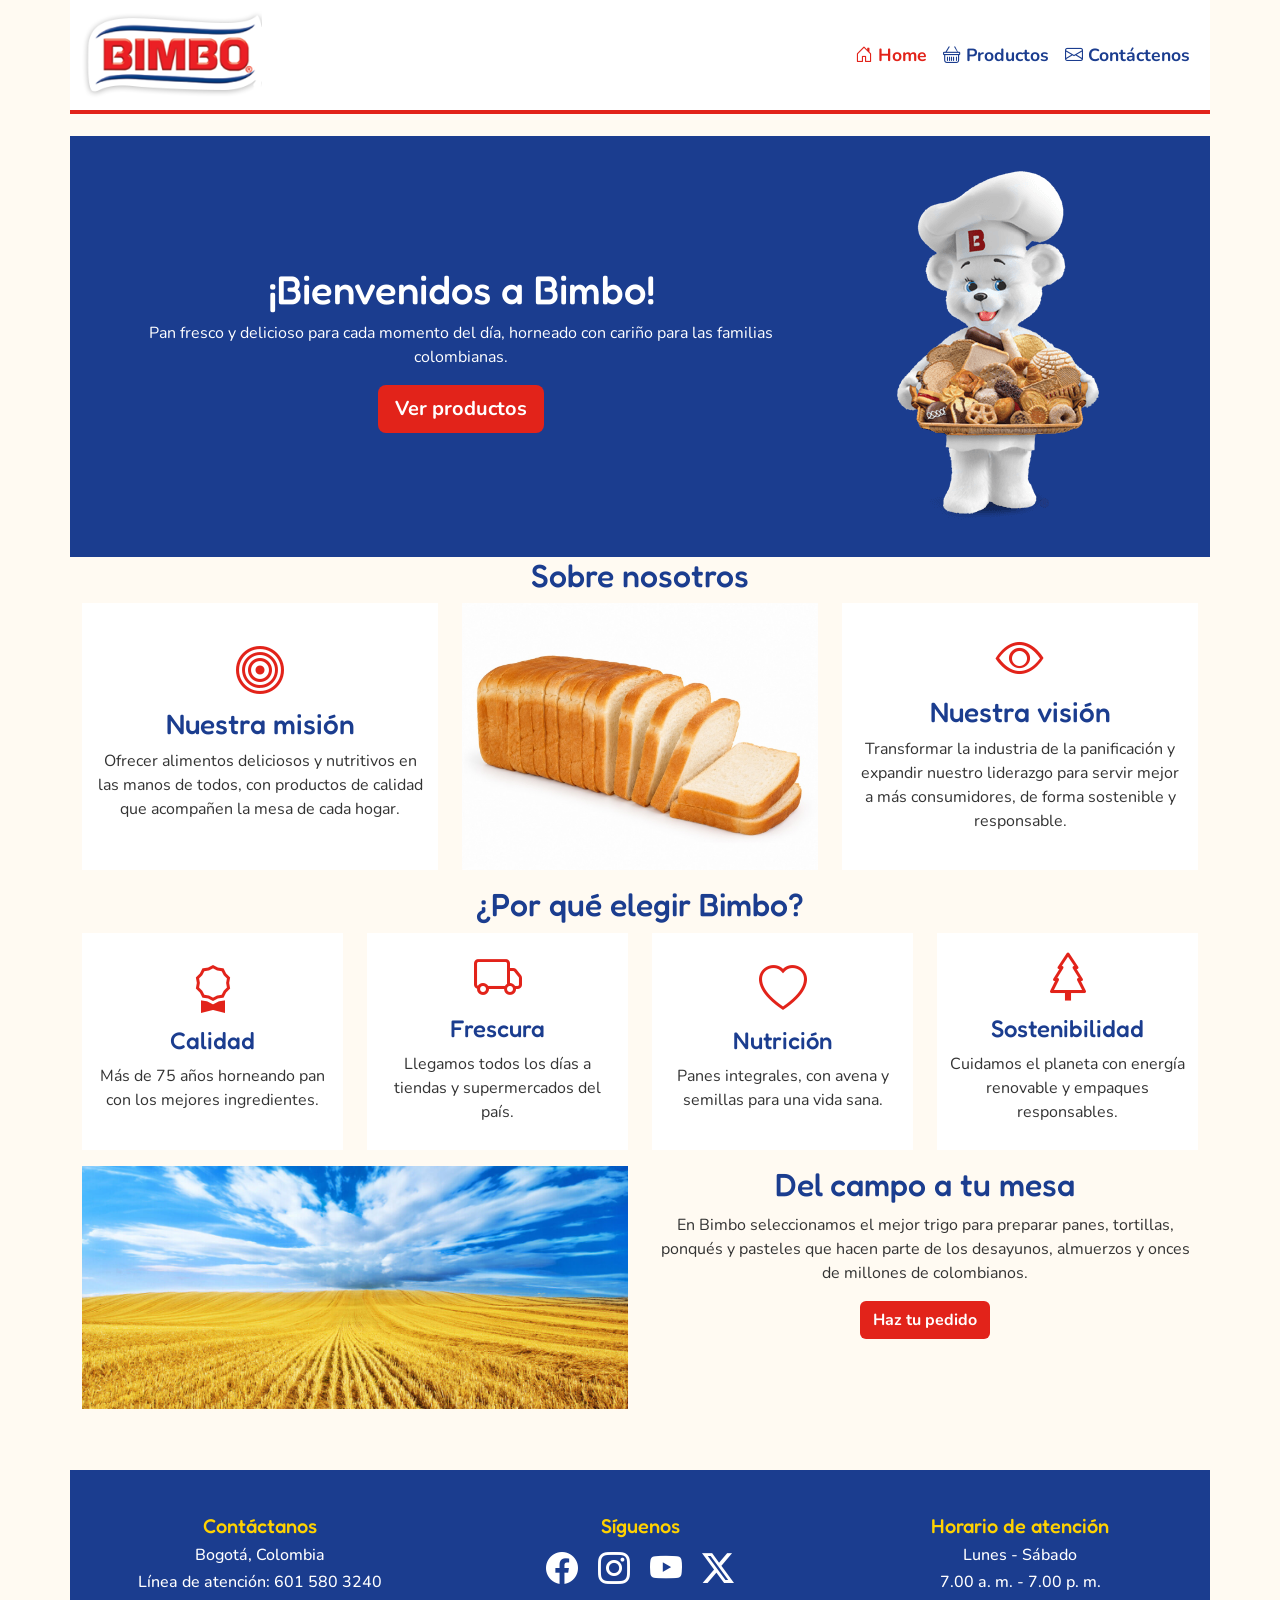
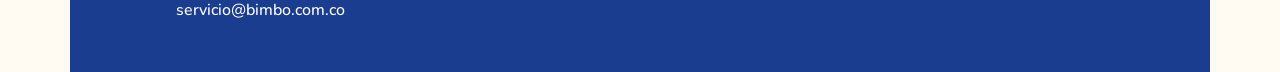
<file: index.html>
<!DOCTYPE html>
<html lang="es">
<head>
	<meta charset="utf-8">
	<meta name="viewport" content="width=device-width, initial-scale=1">
	<link rel="stylesheet" type="text/css" href="css/bootstrap.min.css">
	<link rel="stylesheet" type="text/css" href="css/estilos.css">
	<link href="https://fonts.googleapis.com/css2?family=Fredoka:wght@400..700&family=Nunito:wght@400;700&display=swap" rel="stylesheet">
	<link rel="stylesheet" href="https://cdn.jsdelivr.net/npm/bootstrap-icons@1.13.1/font/bootstrap-icons.min.css">
	<title>Bimbo | Home</title>
</head>
<body class="container">
	<header class="row">
		<a href="index.html" class="col-12 col-sm-12 col-md-12 col-lg-4 col-xl-4 text-center text-lg-start">
			<img src="img/logo.png" alt="Logo de Bimbo" class="logo">
		</a>

		<nav class="navbar navbar-expand-lg navbar-light col-12 col-sm-12 col-md-12 col-lg-8 col-xl-8">
		  <div class="container-fluid">

		    <button class="navbar-toggler" type="button" data-bs-toggle="collapse" data-bs-target="#navbarNav" aria-controls="navbarNav" aria-expanded="false" aria-label="Toggle navigation">
		      <span class="navbar-toggler-icon"></span>
		    </button>
		    <div class="collapse navbar-collapse" id="navbarNav">
		      <ul class="navbar-nav ms-auto">
		        <li class="nav-item">
		          <a class="nav-link actual" aria-current="page" href="index.html"><i class="bi bi-house-door"></i> Home</a>
		        </li>
		        <li class="nav-item">
		          <a class="nav-link" href="productos.html"><i class="bi bi-basket"></i> Productos</a>
		        </li>
		        <li class="nav-item">
		          <a class="nav-link" href="contacto.html"><i class="bi bi-envelope"></i> Contáctenos</a>
		        </li>
		      </ul>
		    </div>
		  </div>
		</nav>
	</header>

	<main>
		<section class="row banner">
			<article class="col-12 col-sm-12 col-md-12 col-lg-8 col-xl-8">
				<h1>¡Bienvenidos a Bimbo!</h1>
				<p>Pan fresco y delicioso para cada momento del día, horneado con cariño para las familias colombianas.</p>
				<p><a href="productos.html" class="btn btn-bimbo btn-lg">Ver productos</a></p>
			</article>
			<article class="col-12 col-sm-12 col-md-12 col-lg-4 col-xl-4 text-center">
				<img src="img/osito.png" alt="Osito Bimbo con una canasta de pan" class="img-fluid">
			</article>
		</section>

		<section class="row parr">
			<h2>Sobre nosotros</h2>
			<article class="col-12 col-sm-12 col-md-12 col-lg-4 col-xl-4">
				<div class="caja">
					<i class="bi bi-bullseye"></i>
					<h3 class="typ">Nuestra misión</h3>
					<p>Ofrecer alimentos deliciosos y nutritivos en las manos de todos, con productos de calidad que acompañen la mesa de cada hogar.</p>
				</div>
			</article>
			<article class="col-12 col-sm-12 col-md-12 col-lg-4 col-xl-4">
				<img src="img/pan-tajado.jpg" alt="Pan tajado Bimbo" class="foto">
			</article>
			<article class="col-12 col-sm-12 col-md-12 col-lg-4 col-xl-4">
				<div class="caja">
					<i class="bi bi-eye"></i>
					<h3 class="typ">Nuestra visión</h3>
					<p>Transformar la industria de la panificación y expandir nuestro liderazgo para servir mejor a más consumidores, de forma sostenible y responsable.</p>
				</div>
			</article>
		</section>

		<section class="row parr">
			<h2>¿Por qué elegir Bimbo?</h2>
			<article class="col-12 col-sm-12 col-md-12 col-lg-3 col-xl-3">
				<div class="caja">
					<i class="bi bi-award"></i>
					<h4>Calidad</h4>
					<p>Más de 75 años horneando pan con los mejores ingredientes.</p>
				</div>
			</article>
			<article class="col-12 col-sm-12 col-md-12 col-lg-3 col-xl-3">
				<div class="caja">
					<i class="bi bi-truck"></i>
					<h4>Frescura</h4>
					<p>Llegamos todos los días a tiendas y supermercados del país.</p>
				</div>
			</article>
			<article class="col-12 col-sm-12 col-md-12 col-lg-3 col-xl-3">
				<div class="caja">
					<i class="bi bi-heart"></i>
					<h4>Nutrición</h4>
					<p>Panes integrales, con avena y semillas para una vida sana.</p>
				</div>
			</article>
			<article class="col-12 col-sm-12 col-md-12 col-lg-3 col-xl-3">
				<div class="caja">
					<i class="bi bi-tree"></i>
					<h4>Sostenibilidad</h4>
					<p>Cuidamos el planeta con energía renovable y empaques responsables.</p>
				</div>
			</article>
		</section>

		<section class="row parr">
			<article class="col-12 col-sm-12 col-md-12 col-lg-6 col-xl-6">
				<img src="img/trigo.jpg" alt="Campo de trigo" class="foto">
			</article>
			<article class="col-12 col-sm-12 col-md-12 col-lg-6 col-xl-6">
				<h2>Del campo a tu mesa</h2>
				<p>En Bimbo seleccionamos el mejor trigo para preparar panes, tortillas, ponqués y pasteles que hacen parte de los desayunos, almuerzos y onces de millones de colombianos.</p>
				<a href="contacto.html" class="btn btn-bimbo">Haz tu pedido</a>
			</article>
		</section>
	</main>

	<footer class="row">
		<div class="col-12 col-sm-12 col-md-12 col-lg-4 col-xl-4">
			<h5>Contáctanos</h5>
			<h6>Bogotá, Colombia</h6>
			<h6>Línea de atención: 601 580 3240</h6>
			<h6>servicio@bimbo.com.co</h6>
		</div>
		<div class="col-12 col-sm-12 col-md-12 col-lg-4 col-xl-4">
			<h5>Síguenos</h5>
			<a href="https://www.facebook.com/"><i class="bi bi-facebook"></i></a>
			<a href="https://www.instagram.com/"><i class="bi bi-instagram"></i></a>
			<a href="https://www.youtube.com/"><i class="bi bi-youtube"></i></a>
			<a href="https://www.x.com/"><i class="bi bi-twitter-x"></i></a>
		</div>
		<div class="col-12 col-sm-12 col-md-12 col-lg-4 col-xl-4">
			<h5>Horario de atención</h5>
			<h6>Lunes - Sábado</h6>
			<h6>7.00 a. m. - 7.00 p. m.</h6>
		</div>
	</footer>


	<script src="js/bootstrap.min.js"></script>
</body>
</html>
</file>
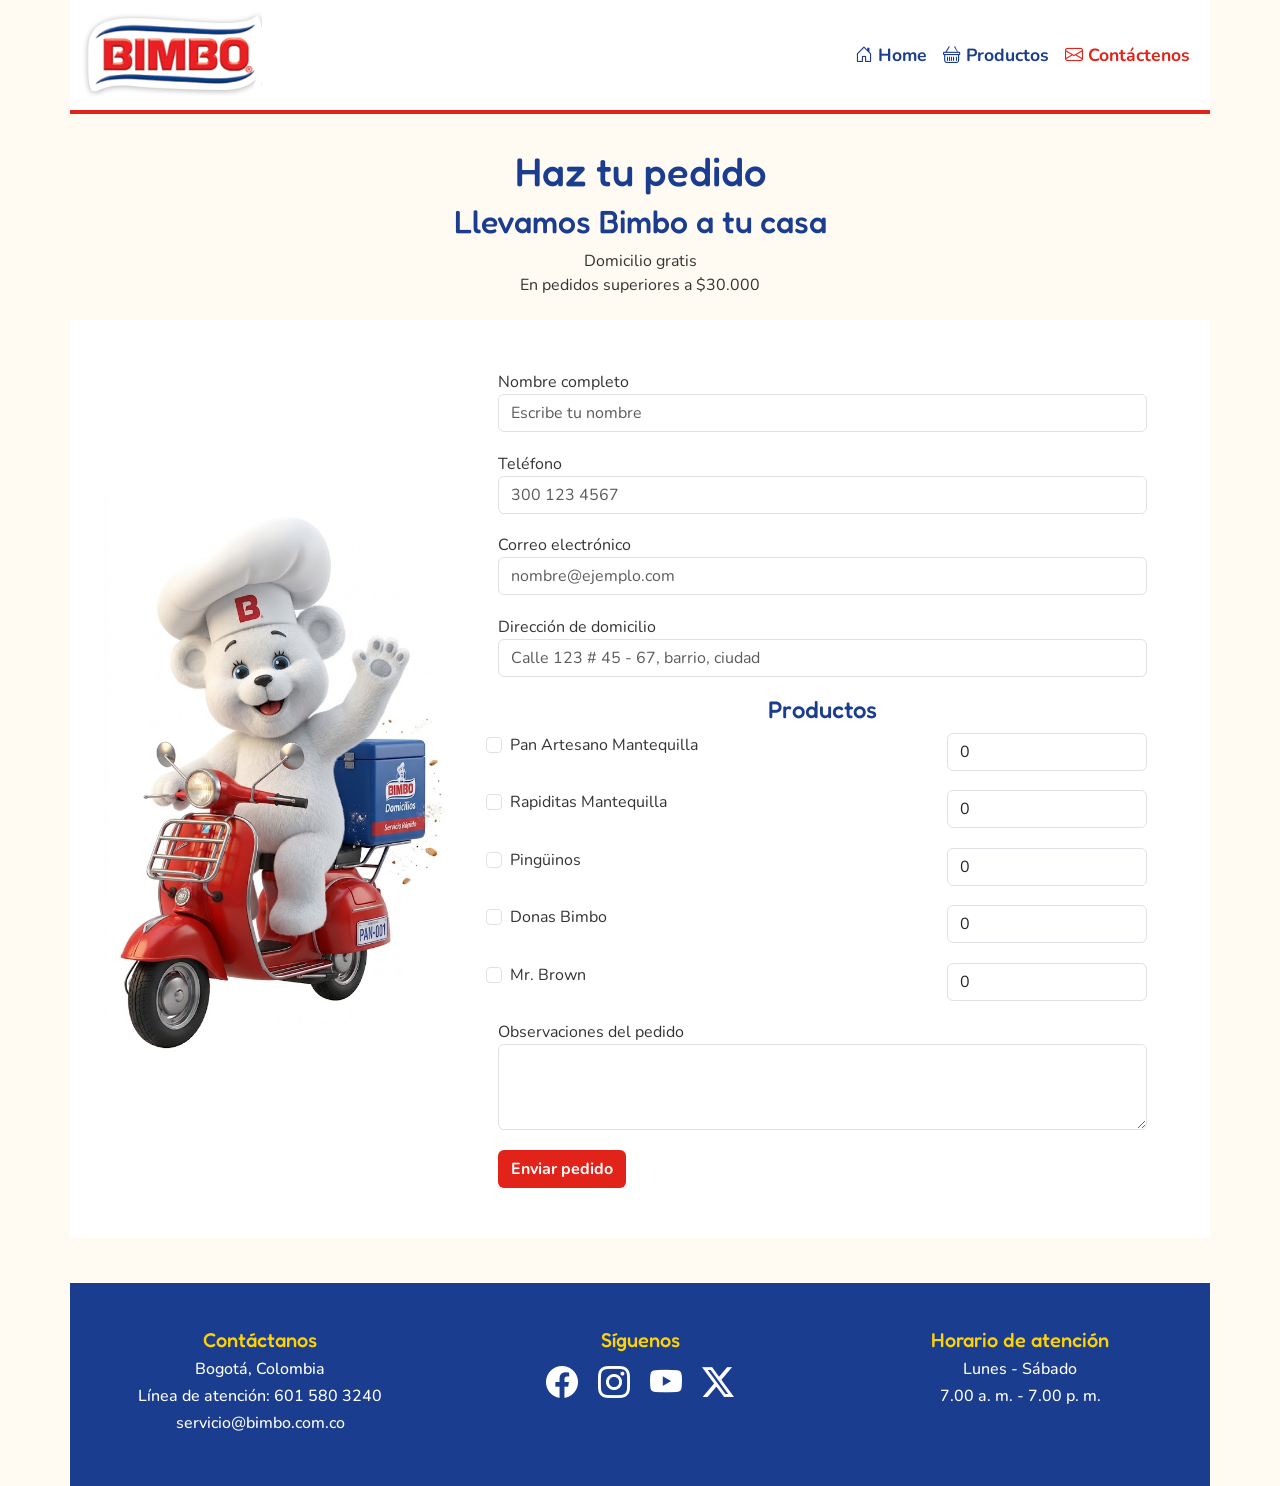
<file: contacto.html>
<!DOCTYPE html>
<html lang="es">
<head>
	<meta charset="utf-8">
	<meta name="viewport" content="width=device-width, initial-scale=1">
	<link rel="stylesheet" type="text/css" href="css/bootstrap.min.css">
	<link rel="stylesheet" type="text/css" href="css/estilos.css">
	<link href="https://fonts.googleapis.com/css2?family=Fredoka:wght@400..700&family=Nunito:wght@400;700&display=swap" rel="stylesheet">
	<link rel="stylesheet" href="https://cdn.jsdelivr.net/npm/bootstrap-icons@1.13.1/font/bootstrap-icons.min.css">
	<title>Bimbo | Contáctenos</title>
</head>
<body class="container">
	<header class="row">
		<a href="index.html" class="col-12 col-sm-12 col-md-12 col-lg-4 col-xl-4 text-center text-lg-start">
			<img src="img/logo.png" alt="Logo de Bimbo" class="logo">
		</a>

		<nav class="navbar navbar-expand-lg navbar-light col-12 col-sm-12 col-md-12 col-lg-8 col-xl-8">
		  <div class="container-fluid">

		    <button class="navbar-toggler" type="button" data-bs-toggle="collapse" data-bs-target="#navbarNav" aria-controls="navbarNav" aria-expanded="false" aria-label="Toggle navigation">
		      <span class="navbar-toggler-icon"></span>
		    </button>
		    <div class="collapse navbar-collapse" id="navbarNav">
		      <ul class="navbar-nav ms-auto">
		        <li class="nav-item">
		          <a class="nav-link" href="index.html"><i class="bi bi-house-door"></i> Home</a>
		        </li>
		        <li class="nav-item">
		          <a class="nav-link" href="productos.html"><i class="bi bi-basket"></i> Productos</a>
		        </li>
		        <li class="nav-item">
		          <a class="nav-link actual" aria-current="page" href="contacto.html"><i class="bi bi-envelope"></i> Contáctenos</a>
		        </li>
		      </ul>
		    </div>
		  </div>
		</nav>
	</header>

	<main>
		<h1>Haz tu pedido</h1>
		<h2>Llevamos Bimbo a tu casa</h2>
		<p class="parr">Domicilio gratis
		<br>
		En pedidos superiores a $30.000
		</p>
		<section class="row pro">
			<article class="col-12 col-sm-12 col-md-12 col-lg-4 col-xl-4">
				<img src="img/osito-moto.jpg" alt="Osito Bimbo repartiendo domicilios en moto" class="img-pedido">
			</article>
			<article class="col-12 col-sm-12 col-md-12 col-lg-8 col-xl-8">
				<form class="for">
				  <div class="form-group">
				    <label for="nombre">Nombre completo</label>
				    <input type="text" class="form-control" id="nombre" placeholder="Escribe tu nombre">
				  </div>
				  <div class="form-group">
				    <label for="telefono">Teléfono</label>
				    <input type="tel" class="form-control" id="telefono" placeholder="300 123 4567">
				  </div>
				  <div class="form-group">
				    <label for="correo">Correo electrónico</label>
				    <input type="email" class="form-control" id="correo" placeholder="nombre@ejemplo.com">
				  </div>
				  <div class="form-group">
				    <label for="direccion">Dirección de domicilio</label>
				    <input type="text" class="form-control" id="direccion" placeholder="Calle 123 # 45 - 67, barrio, ciudad">
				  </div>

				  <h4>Productos</h4>
				  <div class="form-group row">
				    <div class="col-8 form-check">
				      <input type="checkbox" class="form-check-input" id="producto1">
				      <label class="form-check-label" for="producto1">Pan Artesano Mantequilla</label>
				    </div>
				    <div class="col-4">
				      <input type="number" class="form-control" id="cantidad1" min="0" value="0" aria-label="Cantidad de Pan Artesano Mantequilla">
				    </div>
				  </div>
				  <div class="form-group row">
				    <div class="col-8 form-check">
				      <input type="checkbox" class="form-check-input" id="producto2">
				      <label class="form-check-label" for="producto2">Rapiditas Mantequilla</label>
				    </div>
				    <div class="col-4">
				      <input type="number" class="form-control" id="cantidad2" min="0" value="0" aria-label="Cantidad de Rapiditas Mantequilla">
				    </div>
				  </div>
				  <div class="form-group row">
				    <div class="col-8 form-check">
				      <input type="checkbox" class="form-check-input" id="producto3">
				      <label class="form-check-label" for="producto3">Pingüinos</label>
				    </div>
				    <div class="col-4">
				      <input type="number" class="form-control" id="cantidad3" min="0" value="0" aria-label="Cantidad de Pingüinos">
				    </div>
				  </div>
				  <div class="form-group row">
				    <div class="col-8 form-check">
				      <input type="checkbox" class="form-check-input" id="producto4">
				      <label class="form-check-label" for="producto4">Donas Bimbo</label>
				    </div>
				    <div class="col-4">
				      <input type="number" class="form-control" id="cantidad4" min="0" value="0" aria-label="Cantidad de Donas Bimbo">
				    </div>
				  </div>
				  <div class="form-group row">
				    <div class="col-8 form-check">
				      <input type="checkbox" class="form-check-input" id="producto5">
				      <label class="form-check-label" for="producto5">Mr. Brown</label>
				    </div>
				    <div class="col-4">
				      <input type="number" class="form-control" id="cantidad5" min="0" value="0" aria-label="Cantidad de Mr. Brown">
				    </div>
				  </div>

				  <div class="form-group">
				    <label for="observaciones">Observaciones del pedido</label>
				    <textarea class="form-control" id="observaciones" rows="3"></textarea>
				  </div>
				  <button type="button" class="btn btn-bimbo">Enviar pedido</button>
				</form>
			</article>
		</section>
	</main>

	<footer class="row">
		<div class="col-12 col-sm-12 col-md-12 col-lg-4 col-xl-4">
			<h5>Contáctanos</h5>
			<h6>Bogotá, Colombia</h6>
			<h6>Línea de atención: 601 580 3240</h6>
			<h6>servicio@bimbo.com.co</h6>
		</div>
		<div class="col-12 col-sm-12 col-md-12 col-lg-4 col-xl-4">
			<h5>Síguenos</h5>
			<a href="https://www.facebook.com/"><i class="bi bi-facebook"></i></a>
			<a href="https://www.instagram.com/"><i class="bi bi-instagram"></i></a>
			<a href="https://www.youtube.com/"><i class="bi bi-youtube"></i></a>
			<a href="https://www.x.com/"><i class="bi bi-twitter-x"></i></a>
		</div>
		<div class="col-12 col-sm-12 col-md-12 col-lg-4 col-xl-4">
			<h5>Horario de atención</h5>
			<h6>Lunes - Sábado</h6>
			<h6>7.00 a. m. - 7.00 p. m.</h6>
		</div>
	</footer>


	<script src="js/bootstrap.min.js"></script>
</body>
</html>
</file>
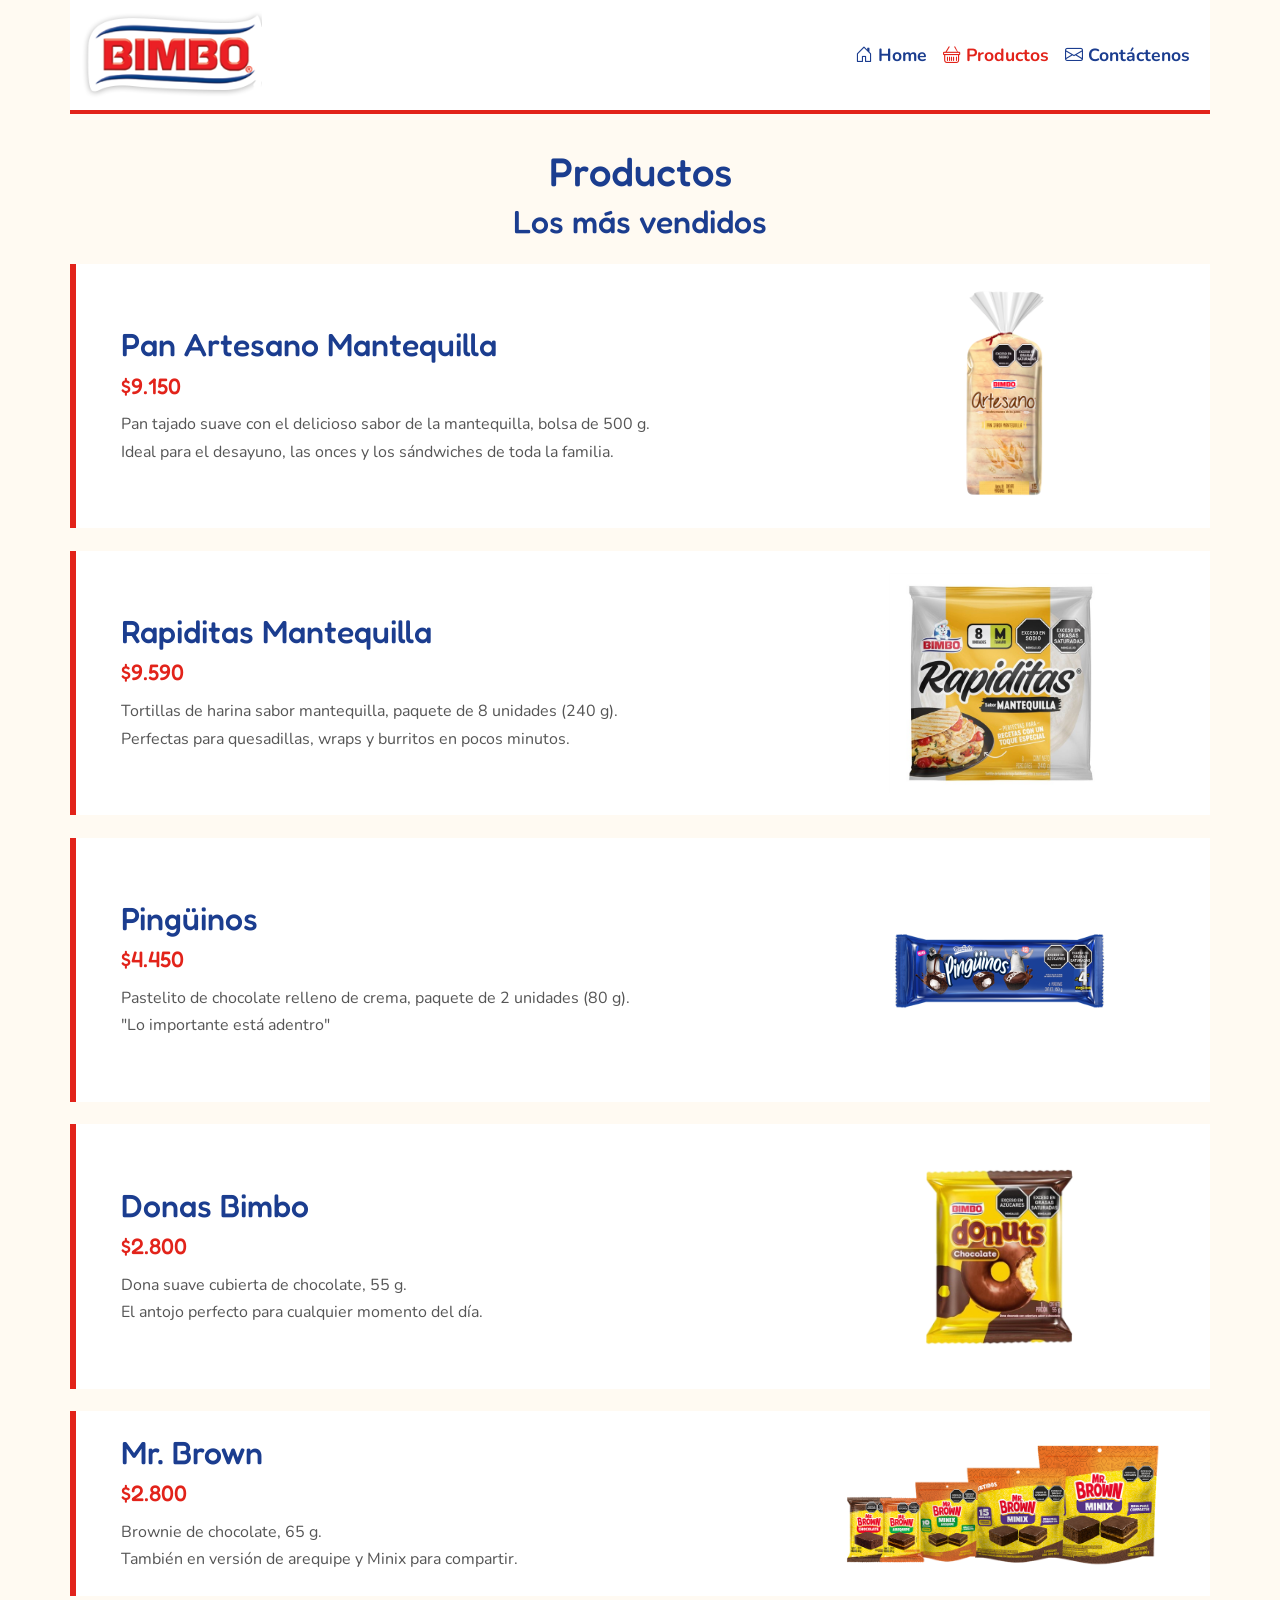
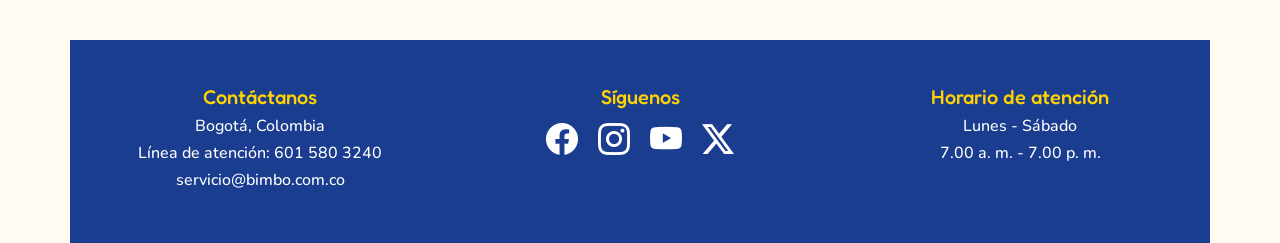
<file: productos.html>
<!DOCTYPE html>
<html lang="es">
<head>
	<meta charset="utf-8">
	<meta name="viewport" content="width=device-width, initial-scale=1">
	<link rel="stylesheet" type="text/css" href="css/bootstrap.min.css">
	<link rel="stylesheet" type="text/css" href="css/estilos.css">
	<link href="https://fonts.googleapis.com/css2?family=Fredoka:wght@400..700&family=Nunito:wght@400;700&display=swap" rel="stylesheet">
	<link rel="stylesheet" href="https://cdn.jsdelivr.net/npm/bootstrap-icons@1.13.1/font/bootstrap-icons.min.css">
	<title>Bimbo | Productos</title>
</head>
<body class="container">
	<header class="row">
		<a href="index.html" class="col-12 col-sm-12 col-md-12 col-lg-4 col-xl-4 text-center text-lg-start">
			<img src="img/logo.png" alt="Logo de Bimbo" class="logo">
		</a>

		<nav class="navbar navbar-expand-lg navbar-light col-12 col-sm-12 col-md-12 col-lg-8 col-xl-8">
		  <div class="container-fluid">

		    <button class="navbar-toggler" type="button" data-bs-toggle="collapse" data-bs-target="#navbarNav" aria-controls="navbarNav" aria-expanded="false" aria-label="Toggle navigation">
		      <span class="navbar-toggler-icon"></span>
		    </button>
		    <div class="collapse navbar-collapse" id="navbarNav">
		      <ul class="navbar-nav ms-auto">
		        <li class="nav-item">
		          <a class="nav-link" href="index.html"><i class="bi bi-house-door"></i> Home</a>
		        </li>
		        <li class="nav-item">
		          <a class="nav-link actual" aria-current="page" href="productos.html"><i class="bi bi-basket"></i> Productos</a>
		        </li>
		        <li class="nav-item">
		          <a class="nav-link" href="contacto.html"><i class="bi bi-envelope"></i> Contáctenos</a>
		        </li>
		      </ul>
		    </div>
		  </div>
		</nav>
	</header>

	<main>
		<h1>Productos</h1>
		<h2>Los más vendidos</h2>
		<section class="row pro producto">
			<article class="col-12 col-sm-12 col-md-12 col-lg-8 col-xl-8">
				<h2>Pan Artesano Mantequilla</h2>
				<h4>$9.150</h4>
				<p>Pan tajado suave con el delicioso sabor de la mantequilla, bolsa de 500 g.
				<br>
				Ideal para el desayuno, las onces y los sándwiches de toda la familia.
				</p>
			</article>
			<article class="col-12 col-sm-12 col-md-12 col-lg-4 col-xl-4">
				<img src="img/pan-mantequilla.png" alt="Pan Artesano Mantequilla Bimbo" class="img-pro">
			</article>
		</section>
		<section class="row pro producto">
			<article class="col-12 col-sm-12 col-md-12 col-lg-8 col-xl-8">
				<h2>Rapiditas Mantequilla</h2>
				<h4>$9.590</h4>
				<p>Tortillas de harina sabor mantequilla, paquete de 8 unidades (240 g).
				<br>
				Perfectas para quesadillas, wraps y burritos en pocos minutos.
				</p>
			</article>
			<article class="col-12 col-sm-12 col-md-12 col-lg-4 col-xl-4">
				<img src="img/tortillinas.jpg" alt="Rapiditas sabor mantequilla" class="img-pro">
			</article>
		</section>
		<section class="row pro producto">
			<article class="col-12 col-sm-12 col-md-12 col-lg-8 col-xl-8">
				<h2>Pingüinos</h2>
				<h4>$4.450</h4>
				<p>Pastelito de chocolate relleno de crema, paquete de 2 unidades (80 g).
				<br>
				"Lo importante está adentro"
				</p>
			</article>
			<article class="col-12 col-sm-12 col-md-12 col-lg-4 col-xl-4">
				<img src="img/pinguinos.png" alt="Pingüinos Bimbo" class="img-pro">
			</article>
		</section>
		<section class="row pro producto">
			<article class="col-12 col-sm-12 col-md-12 col-lg-8 col-xl-8">
				<h2>Donas Bimbo</h2>
				<h4>$2.800</h4>
				<p>Dona suave cubierta de chocolate, 55 g.
				<br>
				El antojo perfecto para cualquier momento del día.
				</p>
			</article>
			<article class="col-12 col-sm-12 col-md-12 col-lg-4 col-xl-4">
				<img src="img/donas.png" alt="Dona Bimbo de chocolate" class="img-pro">
			</article>
		</section>
		<section class="row pro producto">
			<article class="col-12 col-sm-12 col-md-12 col-lg-8 col-xl-8">
				<h2>Mr. Brown</h2>
				<h4>$2.800</h4>
				<p>Brownie de chocolate, 65 g.
				<br>
				También en versión de arequipe y Minix para compartir.
				</p>
			</article>
			<article class="col-12 col-sm-12 col-md-12 col-lg-4 col-xl-4">
				<img src="img/mrbrown.png" alt="Brownies Mr. Brown" class="img-pro">
			</article>
		</section>
	</main>

	<footer class="row">
		<div class="col-12 col-sm-12 col-md-12 col-lg-4 col-xl-4">
			<h5>Contáctanos</h5>
			<h6>Bogotá, Colombia</h6>
			<h6>Línea de atención: 601 580 3240</h6>
			<h6>servicio@bimbo.com.co</h6>
		</div>
		<div class="col-12 col-sm-12 col-md-12 col-lg-4 col-xl-4">
			<h5>Síguenos</h5>
			<a href="https://www.facebook.com/"><i class="bi bi-facebook"></i></a>
			<a href="https://www.instagram.com/"><i class="bi bi-instagram"></i></a>
			<a href="https://www.youtube.com/"><i class="bi bi-youtube"></i></a>
			<a href="https://www.x.com/"><i class="bi bi-twitter-x"></i></a>
		</div>
		<div class="col-12 col-sm-12 col-md-12 col-lg-4 col-xl-4">
			<h5>Horario de atención</h5>
			<h6>Lunes - Sábado</h6>
			<h6>7.00 a. m. - 7.00 p. m.</h6>
		</div>
	</footer>


	<script src="js/bootstrap.min.js"></script>
</body>
</html>
</file>
<file: css/estilos.css>
body{
	background-color: #fffaf2;
	font-family: "Nunito", sans-serif;
	color: #333333;
}

header{
	background-color: #ffffff;
	border-bottom: 4px solid #e2231a;
	padding-top: 1%;
	padding-bottom: 1%;
}

.logo{
	max-width: 180px;
}

.navbar .nav-link{
	color: #1b3d8f;
	font-weight: 700;
	font-size: 1.1rem;
}

.navbar .nav-link:hover{
	color: #e2231a;
}

.navbar .actual{
	color: #e2231a;
}

.typ{
	font-family: "Fredoka", sans-serif;
	color: #1b3d8f;
}

h1,h2,h4{
	font-family: "Fredoka", sans-serif;
	text-align: center;
	color: #1b3d8f;
}

h1{
	margin-top: 3%;
}

.parr{
	text-align: center;
}

.banner{
	background-color: #1b3d8f;
	color: white;
	align-items: center;
	padding: 3%;
	margin-top: 2%;
}

.banner h1{
	color: white;
}

.banner p{
	text-align: center;
}

main{
	margin-bottom: 4%;
}

.foto{
	width: 100%;
}

.caja{
	background-color: #ffffff;
	padding: 4%;
	height: 100%;
	display: flex;
	flex-direction: column;
	justify-content: center;
}

.parr > article{
	margin-bottom: 16px;
}

.caja i{
	font-size: 3rem;
	color: #e2231a;
}

.btn-bimbo{
	background-color: #e2231a;
	color: white;
	font-weight: 700;
}

.btn-bimbo:hover,
.btn.btn-bimbo:active{
	background-color: #4fb3ff;
	color: #1b3d8f;
}

.pro{
	margin-top: 2%;
	margin-bottom: 2%;
	align-items: center;
	background-color: #ffffff;
	padding: 2%;
}

.producto{
	border-left: 6px solid #e2231a;
	padding-left: 3%;
	padding-right: 3%;
}

.producto h2,
.producto h4{
	text-align: left;
}

.producto h4{
	color: #e2231a;
	font-size: 1.4rem;
	margin-bottom: 12px;
}

.producto p{
	margin-bottom: 0;
	line-height: 1.7;
	color: #555555;
}

.img-pro{
	display: block;
	max-height: 220px;
	max-width: 100%;
	margin: auto;
}

.img-pedido{
	display: block;
	width: 100%;
	margin: auto;
}

@media (max-width: 991px){
	.img-pedido{
		max-width: 200px;
	}
}

.for{
	padding: 4%;
}

.for .form-group{
	margin-bottom: 3%;
}

footer{
	text-align: center;
	color: white;
	background-color: #1b3d8f;
	padding-top: 4%;
	padding-bottom: 4%;
	margin-top: 4%;
}

footer h5{
	font-family: "Fredoka", sans-serif;
	color: #ffd200;
}

footer a{
	color: white;
	font-size: 2rem;
	margin: 0 8px;
}
</file>
